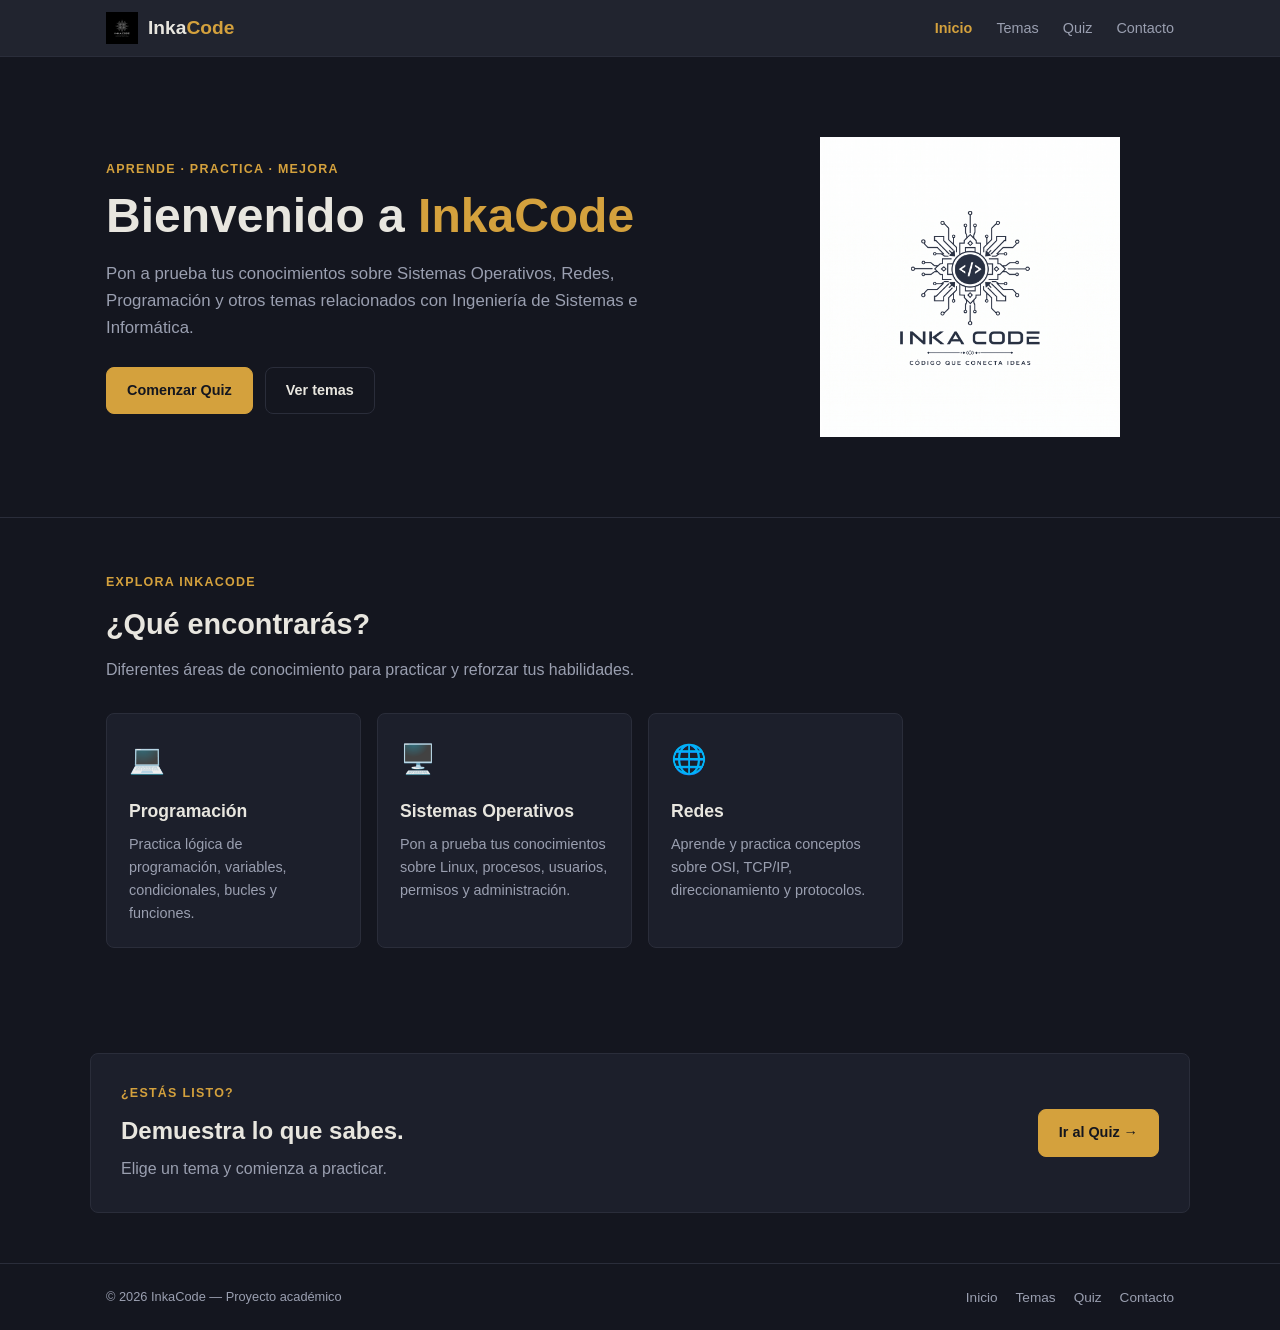
<file: index.html>
<!DOCTYPE html>
<html lang="es">

<head>
    <meta charset="UTF-8">
    <meta name="viewport" content="width=device-width, initial-scale=1.0">

    <title>InkaCode | Quiz de Sistemas</title>

    <meta name="description"
        content="InkaCode es una plataforma de práctica y evaluación sobre temas de Ingeniería de Sistemas e Informática.">

    <link rel="stylesheet" href="styles.css">
</head>

<body>

    <!-- ENCABEZADO -->
    <header class="site-header">

        <div class="container header-content">

            <a class="brand" href="index.html">
                <img src="inkacode.png" alt="Logo de InkaCode">
                <span>Inka<span class="brand-highlight">Code</span></span>
            </a>

            <nav class="main-nav" aria-label="Navegación principal">

                <ul>
                    <li>
                        <a href="index.html" aria-current="page">Inicio</a>
                    </li>

                    <li>
                        <a href="temas.html">Temas</a>
                    </li>

                    <li>
                        <a href="quiz.html">Quiz</a>
                    </li>

                    <li>
                        <a href="contacto.html">Contacto</a>
                    </li>
                </ul>

            </nav>

        </div>

    </header>

    <!-- CONTENIDO PRINCIPAL -->
    <main>

        <!-- HERO -->
        <section class="hero">

            <div class="container hero-content">

                <div class="hero-text">

                    <span class="eyebrow">
                        Aprende · Practica · Mejora
                    </span>

                    <h1>
                        Bienvenido a <span>InkaCode</span>
                    </h1>

                    <p>
                        Pon a prueba tus conocimientos sobre Sistemas Operativos,
                        Redes, Programación y otros temas relacionados con
                        Ingeniería de Sistemas e Informática.
                    </p>

                    <div class="hero-buttons">

                        <a href="quiz.html" class="btn btn-primary">
                            Comenzar Quiz
                        </a>

                        <a href="temas.html" class="btn btn-secondary">
                            Ver temas
                        </a>
                    </div>
                </div>


                <div class="hero-image">

                    <img src="inkacode2.png" alt="Ilustración de InkaCode">

                </div>
            </div>
        </section>


        <!-- ¿QUÉ ENCONTRARÁS? -->
        <section class="section">

            <div class="container">

                <div class="section-heading">

                    <span class="eyebrow">
                        Explora InkaCode
                    </span>

                    <h2>
                        ¿Qué encontrarás?
                    </h2>

                    <p>
                        Diferentes áreas de conocimiento para practicar
                        y reforzar tus habilidades.
                    </p>

                </div>


                <div class="feature-grid">

                    <article class="feature-card">

                        <div class="feature-icon">
                            💻
                        </div>

                        <h3>
                            Programación
                        </h3>

                        <p>
                            Practica lógica de programación, variables,
                            condicionales, bucles y funciones.
                        </p>

                    </article>


                    <article class="feature-card">

                        <div class="feature-icon">
                            🖥️
                        </div>

                        <h3>
                            Sistemas Operativos
                        </h3>

                        <p>
                            Pon a prueba tus conocimientos sobre Linux,
                            procesos, usuarios, permisos y administración.
                        </p>

                    </article>


                    <article class="feature-card">

                        <div class="feature-icon">
                            🌐
                        </div>

                        <h3>
                            Redes
                        </h3>

                        <p>
                            Aprende y practica conceptos sobre OSI,
                            TCP/IP, direccionamiento y protocolos.
                        </p>

                    </article>
                </div>
            </div>
        </section>


        <!-- LLAMADA A LA ACCIÓN -->
        <section class="cta-section">

            <div class="container cta-content">
                <div>

                    <span class="eyebrow">
                        ¿Estás listo?
                    </span>

                    <h2>
                        Demuestra lo que sabes.
                    </h2>

                    <p>
                        Elige un tema y comienza a practicar.
                    </p>

                </div>

                <a href="quiz.html" class="btn btn-primary">
                    Ir al Quiz →
                </a>

            </div>
        </section>
    </main>

    <!-- PIE DE PÁGINA -->
    <footer class="site-footer">

        <div class="container footer-content">

            <span class="footer-brand">
                © 2026 InkaCode — Proyecto académico
            </span>

            <ul class="footer-links">

                <li>
                    <a href="index.html">Inicio</a>
                </li>

                <li>
                    <a href="temas.html">Temas</a>
                </li>

                <li>
                    <a href="quiz.html">Quiz</a>
                </li>

                <li>
                    <a href="contacto.html">Contacto</a>
                </li>

            </ul>

        </div>

    </footer>

</body>

</html>
</file>
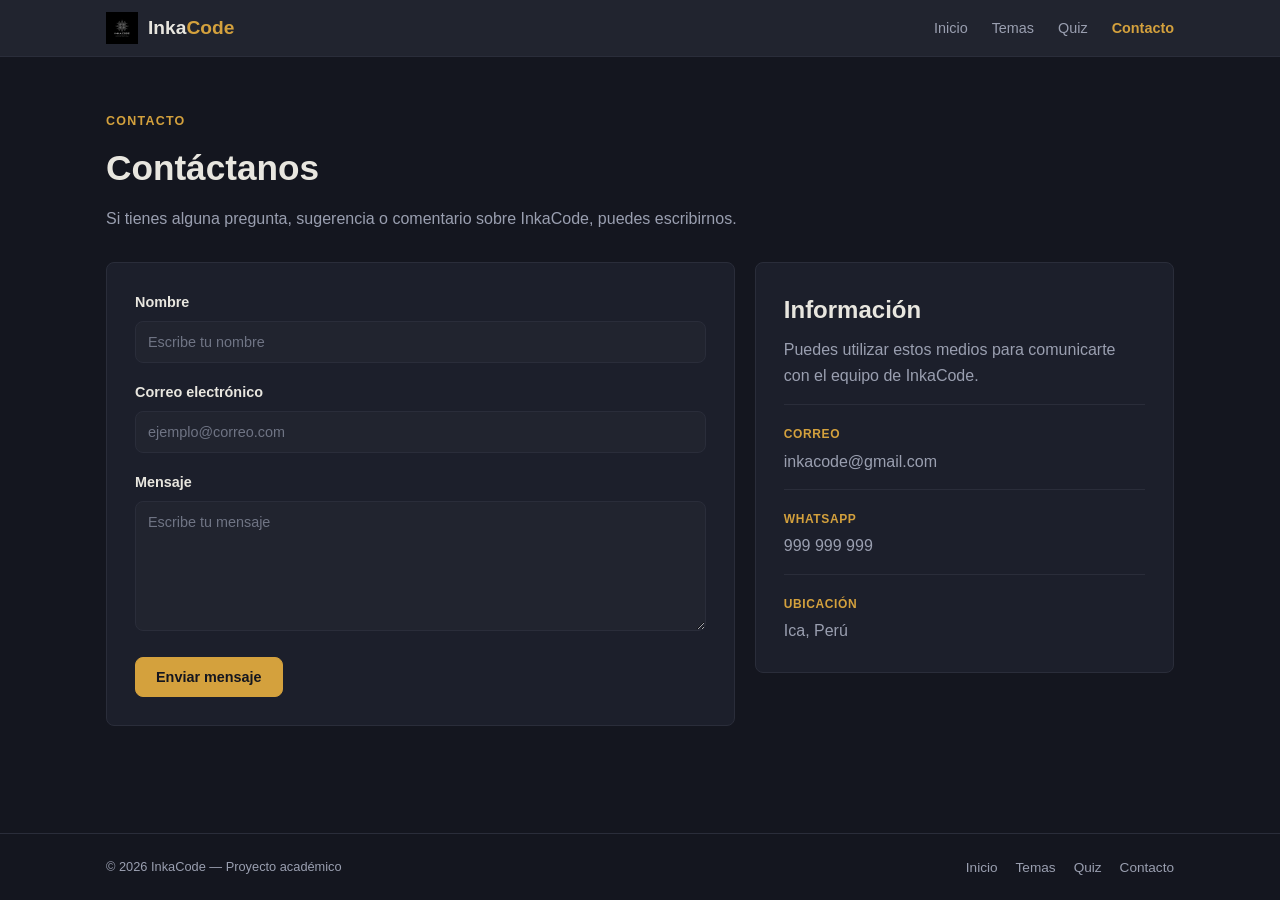
<file: contacto.html>
<!DOCTYPE html>
<html lang="es">

<head>

    <meta charset="UTF-8">

    <meta name="viewport"
        content="width=device-width, initial-scale=1.0">

    <title>Contacto | InkaCode</title>

    <meta name="description"
        content="Contáctate con el equipo de InkaCode.">

    <link rel="stylesheet" href="styles.css">

</head>


<body>


    <!-- ENCABEZADO -->

    <header class="site-header">

        <div class="container header-content">


            <a class="brand" href="index.html">

                <img
                    src="inkacode.png"
                    alt="Logo de InkaCode">

                <span>
                    Inka<span class="brand-highlight">Code</span>
                </span>

            </a>


            <nav
                class="main-nav"
                aria-label="Navegación principal">

                <ul>

                    <li>
                        <a href="index.html">
                            Inicio
                        </a>
                    </li>

                    <li>
                        <a href="temas.html">
                            Temas
                        </a>
                    </li>

                    <li>
                        <a href="quiz.html">
                            Quiz
                        </a>
                    </li>

                    <li>
                        <a
                            href="contacto.html"
                            aria-current="page">
                            Contacto
                        </a>
                    </li>

                </ul>

            </nav>

        </div>

    </header>


    <!-- CONTENIDO -->

    <main>


        <section class="section">


            <div class="container">


                <div class="section-heading">

                    <span class="eyebrow">
                        Contacto
                    </span>

                    <h1>
                        Contáctanos
                    </h1>

                    <p>
                        Si tienes alguna pregunta, sugerencia o
                        comentario sobre InkaCode, puedes escribirnos.
                    </p>

                </div>


                <div class="contact-layout">


                    <!-- FORMULARIO -->

                    <form
                        class="contact-form"
                        action="#"
                        method="post">


                        <div class="form-field">

                            <label for="nombre">
                                Nombre
                            </label>

                            <input
                                type="text"
                                id="nombre"
                                name="nombre"
                                placeholder="Escribe tu nombre"
                                required>

                        </div>


                        <div class="form-field">

                            <label for="correo">
                                Correo electrónico
                            </label>

                            <input
                                type="email"
                                id="correo"
                                name="correo"
                                placeholder="ejemplo@correo.com"
                                required>

                        </div>


                        <div class="form-field">

                            <label for="mensaje">
                                Mensaje
                            </label>

                            <textarea
                                id="mensaje"
                                name="mensaje"
                                placeholder="Escribe tu mensaje"
                                rows="6"
                                required></textarea>

                        </div>


                        <button
                            type="submit"
                            class="btn btn-primary">

                            Enviar mensaje

                        </button>


                    </form>


                    <!-- INFORMACIÓN -->

                    <aside class="contact-info">


                        <h2>
                            Información
                        </h2>


                        <p>
                            Puedes utilizar estos medios para
                            comunicarte con el equipo de InkaCode.
                        </p>


                        <div class="info-item">

                            <span class="tag">
                                Correo
                            </span>

                            <p>
                                inkacode@gmail.com
                            </p>

                        </div>


                        <div class="info-item">

                            <span class="tag">
                                WhatsApp
                            </span>

                            <p>
                                999 999 999
                            </p>

                        </div>


                        <div class="info-item">

                            <span class="tag">
                                Ubicación
                            </span>

                            <p>
                                Ica, Perú
                            </p>

                        </div>


                    </aside>


                </div>

            </div>

        </section>

    </main>


    <!-- PIE DE PÁGINA -->

    <footer class="site-footer">

        <div class="container footer-content">

            <span class="footer-brand">
                © 2026 InkaCode — Proyecto académico
            </span>


            <ul class="footer-links">

                <li>
                    <a href="index.html">
                        Inicio
                    </a>
                </li>

                <li>
                    <a href="temas.html">
                        Temas
                    </a>
                </li>

                <li>
                    <a href="quiz.html">
                        Quiz
                    </a>
                </li>

                <li>
                    <a href="contacto.html">
                        Contacto
                    </a>
                </li>

            </ul>

        </div>

    </footer>


</body>

</html>
</file>
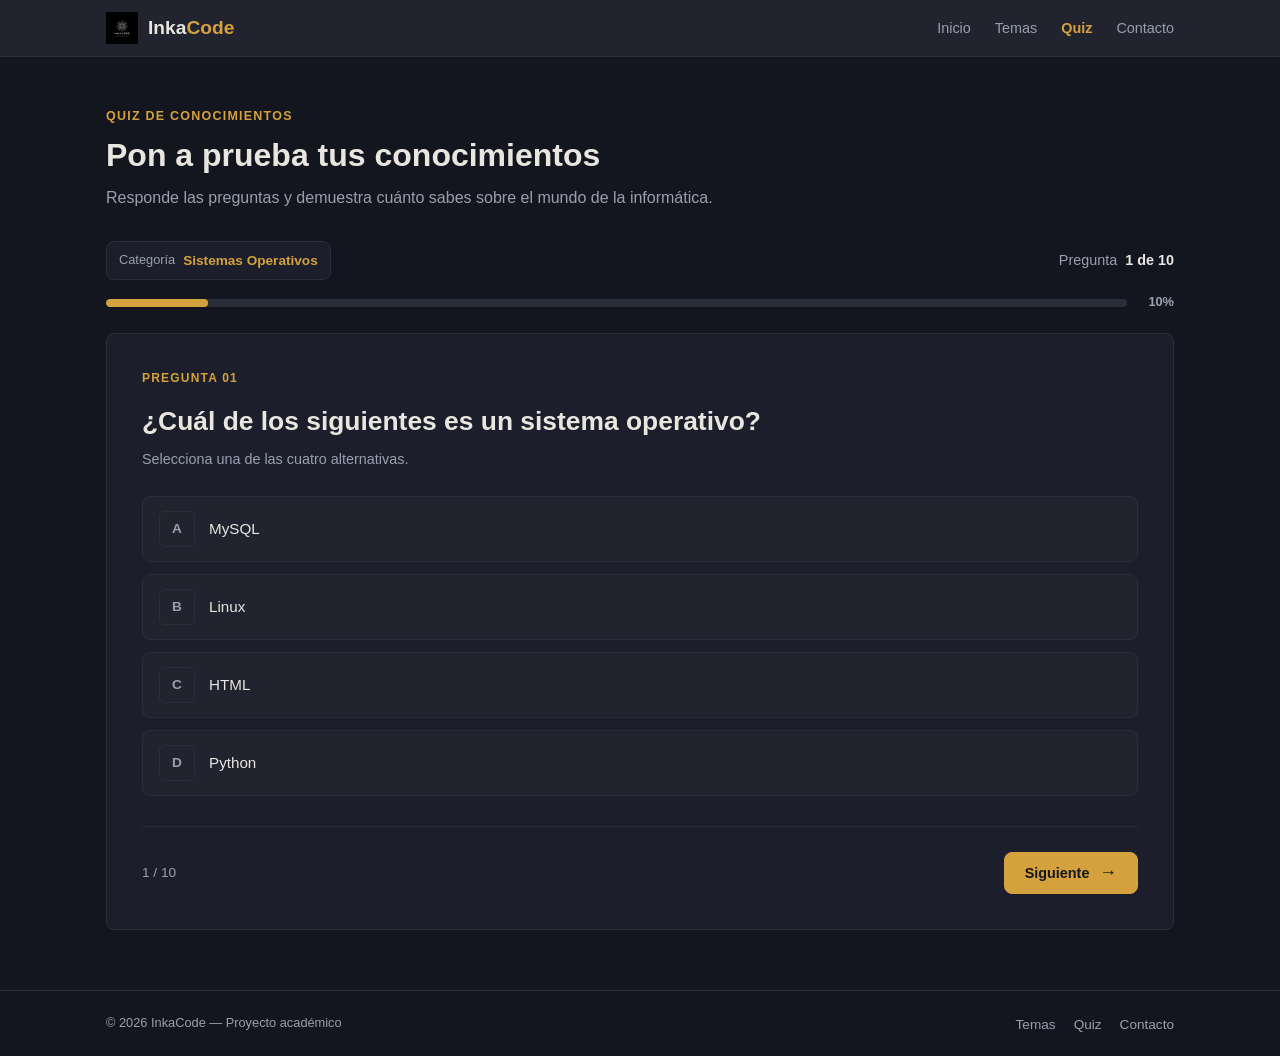
<file: quiz.html>
<!DOCTYPE html>
<html lang="es">

<head>
    <meta charset="UTF-8">
    <meta name="viewport" content="width=device-width, initial-scale=1.0">

    <title>Quiz - InkaCode</title>

    <meta name="description"
        content="Pon a prueba tus conocimientos de Sistemas Operativos, Redes y Programación en InkaCode.">

    <link rel="stylesheet" href="quiz.css">
    <link rel="stylesheet" href="styles.css">
</head>

<body>

    <!-- ENCABEZADO -->
    <header class="site-header">

        <div class="container header-content">

            <!-- Logo -->
            <a class="brand" href="index.html">

                <img src="inkacode.png" alt="Logo de InkaCode">

                <span>Inka<span class="brand-highlight">Code</span></span>

            </a>

            <!-- Navegación -->
            <nav class="main-nav" aria-label="Navegación principal">

                <ul>
                    <li>
                        <a href="index.html">Inicio</a>
                    </li>

                    <li>
                        <a href="temas.html">Temas</a>
                    </li>

                    <li>
                        <a href="quiz.html" aria-current="page">Quiz</a>
                    </li>

                    <li>
                        <a href="contacto.html">Contacto</a>
                    </li>
                </ul>

            </nav>

        </div>

    </header>


    <!-- CONTENIDO PRINCIPAL -->
    <main>

        <section class="quiz-section">

            <div class="container quiz-container">

                <!-- ENCABEZADO DEL QUIZ -->
                <div class="quiz-heading">

                    <div>

                        <span class="eyebrow">
                            Quiz de conocimientos
                        </span>

                        <h1>
                            Pon a prueba tus conocimientos
                        </h1>

                        <p>
                            Responde las preguntas y demuestra cuánto sabes
                            sobre el mundo de la informática.
                        </p>

                    </div>

                </div>


                <!-- INFORMACIÓN DEL QUIZ -->
                <div class="quiz-info">

                    <div class="category">

                        <span class="category-label">
                            Categoría
                        </span>

                        <strong>
                            Sistemas Operativos
                        </strong>

                    </div>

                    <div class="question-counter">

                        <span>
                            Pregunta
                        </span>

                        <strong>
                            1 de 10
                        </strong>

                    </div>

                </div>


                <!-- PROGRESO -->
                <div class="progress-section">

                    <div class="progress-bar">

                        <div class="progress"
                            style="width: 10%;">
                        </div>

                    </div>

                    <span class="progress-number">
                        10%
                    </span>

                </div>


                <!-- TARJETA DE PREGUNTA -->
                <article class="question-card">

                    <span class="question-label">
                        PREGUNTA 01
                    </span>

                    <h2>
                        ¿Cuál de los siguientes es un sistema operativo?
                    </h2>

                    <p class="question-instruction">
                        Selecciona una de las cuatro alternativas.
                    </p>


                    <!-- ALTERNATIVAS -->
                    <div class="answers">

                        <button type="button" class="answer">

                            <span class="answer-letter">
                                A
                            </span>

                            <span class="answer-text">
                                MySQL
                            </span>

                        </button>


                        <button type="button" class="answer">

                            <span class="answer-letter">
                                B
                            </span>

                            <span class="answer-text">
                                Linux
                            </span>

                        </button>


                        <button type="button" class="answer">

                            <span class="answer-letter">
                                C
                            </span>

                            <span class="answer-text">
                                HTML
                            </span>

                        </button>


                        <button type="button" class="answer">

                            <span class="answer-letter">
                                D
                            </span>

                            <span class="answer-text">
                                Python
                            </span>

                        </button>

                    </div>


                    <!-- NAVEGACIÓN -->
                    <div class="quiz-navigation">

                        <span class="question-status">
                            1 / 10
                        </span>

                        <button type="button" class="next-button">
                            Siguiente
                            <span aria-hidden="true">→</span>
                        </button>

                    </div>

                </article>

            </div>

        </section>

    </main>


    <!-- PIE DE PÁGINA -->
    <footer class="site-footer">

        <div class="container footer-content">

            <span class="footer-brand">
                © 2026 InkaCode — Proyecto académico
            </span>

            <ul class="footer-links">

                <li>
                    <a href="temas.html">Temas</a>
                </li>

                <li>
                    <a href="quiz.html">Quiz</a>
                </li>

                <li>
                    <a href="contacto.html">Contacto</a>
                </li>

            </ul>

        </div>

    </footer>

</body>

</html>
</file>
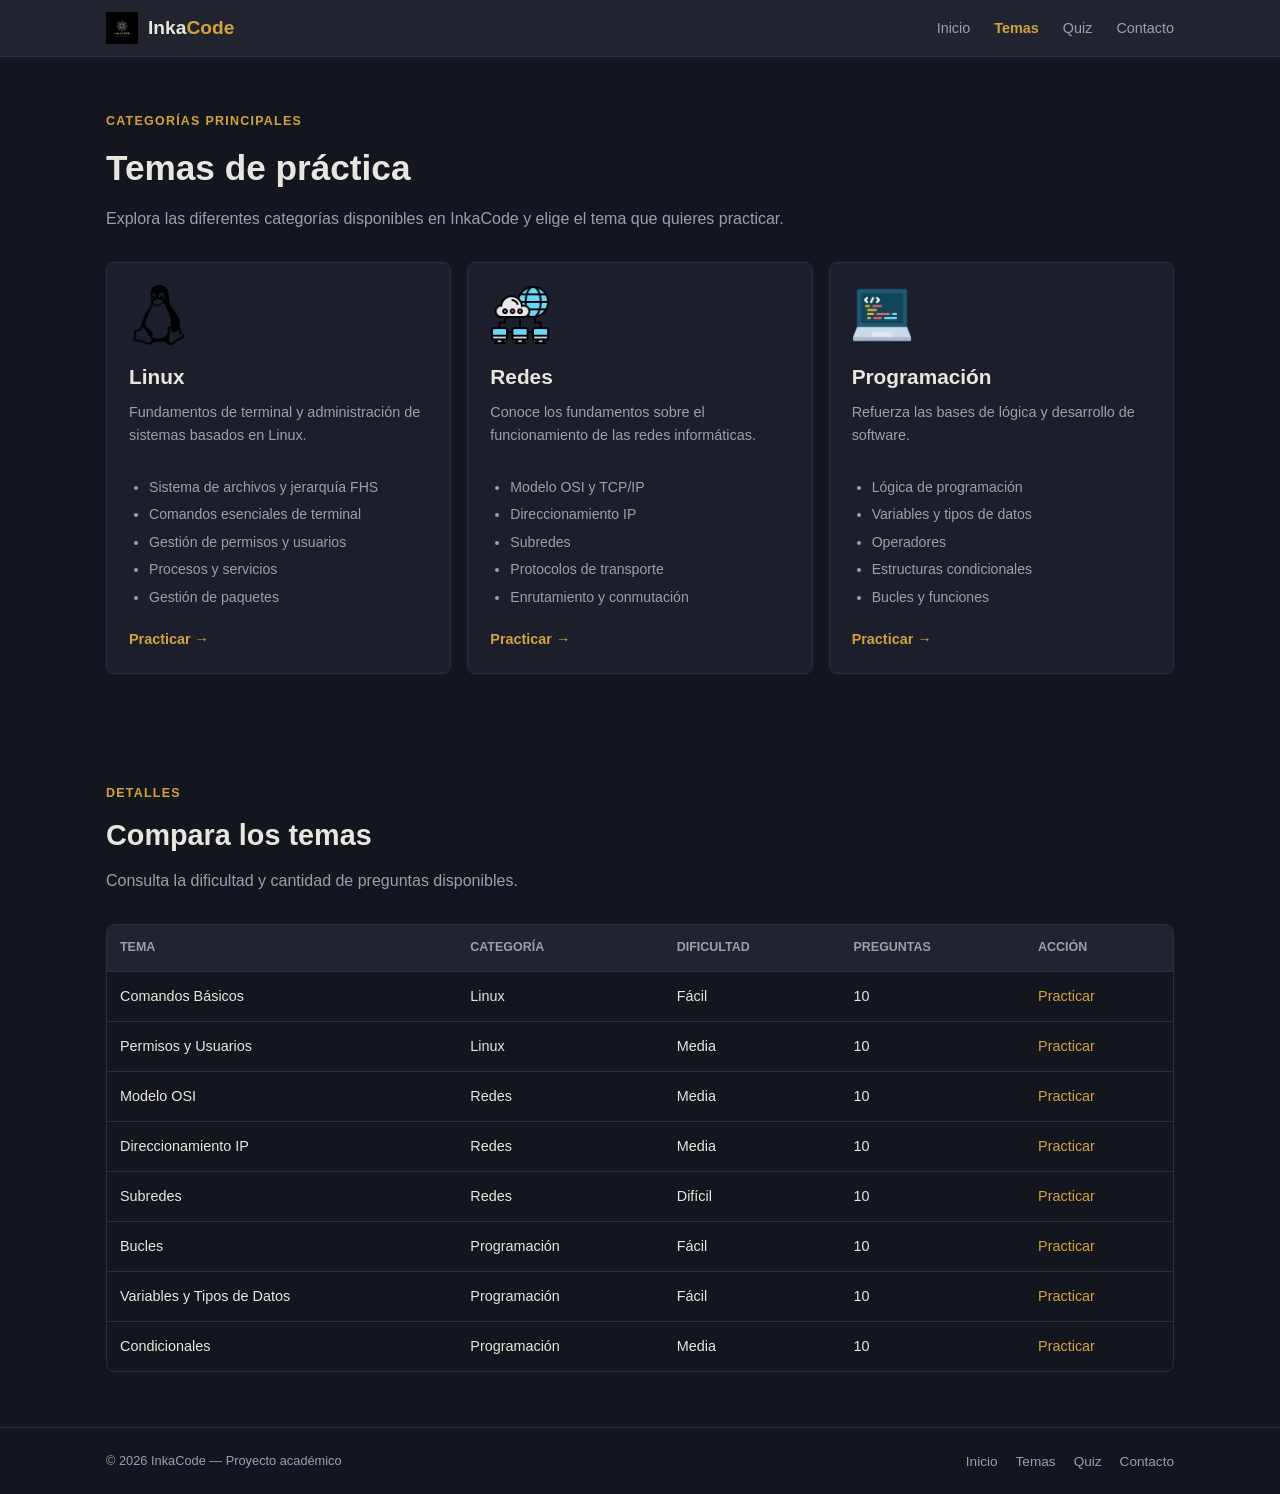
<file: temas.html>
<!DOCTYPE html>
<html lang="es">

<head>
    <meta charset="UTF-8">
    <meta name="viewport" content="width=device-width, initial-scale=1.0">

    <title>Temas | InkaCode</title>

    <meta name="description"
        content="Explora los temas disponibles en InkaCode: Linux, Redes y Programación.">

    <link rel="stylesheet" href="styles.css">
</head>

<body>

    <!-- ENCABEZADO -->
    <header class="site-header">

        <div class="container header-content">

            <a class="brand" href="index.html">

                <img src="inkacode.png" alt="Logo de InkaCode">

                <span>
                    Inka<span class="brand-highlight">Code</span>
                </span>

            </a>


            <nav class="main-nav" aria-label="Navegación principal">

                <ul>

                    <li>
                        <a href="index.html">Inicio</a>
                    </li>

                    <li>
                        <a href="temas.html" aria-current="page">
                            Temas
                        </a>
                    </li>

                    <li>
                        <a href="quiz.html">
                            Quiz
                        </a>
                    </li>

                    <li>
                        <a href="contacto.html">
                            Contacto
                        </a>
                    </li>

                </ul>

            </nav>

        </div>

    </header>


    <!-- CONTENIDO -->
    <main>

        <section class="section">

            <div class="container">

                <div class="section-heading">

                    <span class="eyebrow">
                        Categorías principales
                    </span>

                    <h1>
                        Temas de práctica
                    </h1>

                    <p>
                        Explora las diferentes categorías disponibles en
                        InkaCode y elige el tema que quieres practicar.
                    </p>

                </div>


                <!-- TARJETAS -->
                <div class="card-grid">


                    <!-- LINUX -->
                    <article class="topic-card">

                        <img
                            class="topic-icon"
                            src="linux-platform.png"
                            alt="Icono de Linux">

                        <h2>
                            Linux
                        </h2>

                        <p>
                            Fundamentos de terminal y administración
                            de sistemas basados en Linux.
                        </p>

                        <ul>

                            <li>
                                Sistema de archivos y jerarquía FHS
                            </li>

                            <li>
                                Comandos esenciales de terminal
                            </li>

                            <li>
                                Gestión de permisos y usuarios
                            </li>

                            <li>
                                Procesos y servicios
                            </li>

                            <li>
                                Gestión de paquetes
                            </li>

                        </ul>

                        <a href="quiz.html" class="card-link">
                            Practicar →
                        </a>

                    </article>


                    <!-- REDES -->
                    <article class="topic-card">

                        <img
                            class="topic-icon"
                            src="computer.png"
                            alt="Icono de Redes">

                        <h2>
                            Redes
                        </h2>

                        <p>
                            Conoce los fundamentos sobre el funcionamiento
                            de las redes informáticas.
                        </p>

                        <ul>

                            <li>
                                Modelo OSI y TCP/IP
                            </li>

                            <li>
                                Direccionamiento IP
                            </li>

                            <li>
                                Subredes
                            </li>

                            <li>
                                Protocolos de transporte
                            </li>

                            <li>
                                Enrutamiento y conmutación
                            </li>

                        </ul>

                        <a href="quiz.html" class="card-link">
                            Practicar →
                        </a>

                    </article>


                    <!-- PROGRAMACIÓN -->
                    <article class="topic-card">

                        <img
                            class="topic-icon"
                            src="programming.png"
                            alt="Icono de Programación">

                        <h2>
                            Programación
                        </h2>

                        <p>
                            Refuerza las bases de lógica y desarrollo
                            de software.
                        </p>

                        <ul>

                            <li>
                                Lógica de programación
                            </li>

                            <li>
                                Variables y tipos de datos
                            </li>

                            <li>
                                Operadores
                            </li>

                            <li>
                                Estructuras condicionales
                            </li>

                            <li>
                                Bucles y funciones
                            </li>

                        </ul>

                        <a href="quiz.html" class="card-link">
                            Practicar →
                        </a>

                    </article>

                </div>

            </div>

        </section>


        <!-- TABLA -->
        <section class="section">

            <div class="container">

                <div class="section-heading">

                    <span class="eyebrow">
                        Detalles
                    </span>

                    <h2>
                        Compara los temas
                    </h2>

                    <p>
                        Consulta la dificultad y cantidad de preguntas
                        disponibles.
                    </p>

                </div>


                <div class="table-wrapper">

                    <table>

                        <thead>

                            <tr>

                                <th>Tema</th>
                                <th>Categoría</th>
                                <th>Dificultad</th>
                                <th>Preguntas</th>
                                <th>Acción</th>

                            </tr>

                        </thead>


                        <tbody>

                            <tr>
                                <td>Comandos Básicos</td>
                                <td>Linux</td>
                                <td>Fácil</td>
                                <td>10</td>
                                <td>
                                    <a href="quiz.html">Practicar</a>
                                </td>
                            </tr>

                            <tr>
                                <td>Permisos y Usuarios</td>
                                <td>Linux</td>
                                <td>Media</td>
                                <td>10</td>
                                <td>
                                    <a href="quiz.html">Practicar</a>
                                </td>
                            </tr>

                            <tr>
                                <td>Modelo OSI</td>
                                <td>Redes</td>
                                <td>Media</td>
                                <td>10</td>
                                <td>
                                    <a href="quiz.html">Practicar</a>
                                </td>
                            </tr>

                            <tr>
                                <td>Direccionamiento IP</td>
                                <td>Redes</td>
                                <td>Media</td>
                                <td>10</td>
                                <td>
                                    <a href="quiz.html">Practicar</a>
                                </td>
                            </tr>

                            <tr>
                                <td>Subredes</td>
                                <td>Redes</td>
                                <td>Difícil</td>
                                <td>10</td>
                                <td>
                                    <a href="quiz.html">Practicar</a>
                                </td>
                            </tr>

                            <tr>
                                <td>Bucles</td>
                                <td>Programación</td>
                                <td>Fácil</td>
                                <td>10</td>
                                <td>
                                    <a href="quiz.html">Practicar</a>
                                </td>
                            </tr>

                            <tr>
                                <td>Variables y Tipos de Datos</td>
                                <td>Programación</td>
                                <td>Fácil</td>
                                <td>10</td>
                                <td>
                                    <a href="quiz.html">Practicar</a>
                                </td>
                            </tr>

                            <tr>
                                <td>Condicionales</td>
                                <td>Programación</td>
                                <td>Media</td>
                                <td>10</td>
                                <td>
                                    <a href="quiz.html">Practicar</a>
                                </td>
                            </tr>

                        </tbody>

                    </table>

                </div>

            </div>

        </section>

    </main>


    <!-- PIE DE PÁGINA -->
    <footer class="site-footer">

        <div class="container footer-content">

            <span class="footer-brand">
                © 2026 InkaCode — Proyecto académico
            </span>

            <ul class="footer-links">

                <li>
                    <a href="index.html">Inicio</a>
                </li>

                <li>
                    <a href="temas.html">Temas</a>
                </li>

                <li>
                    <a href="quiz.html">Quiz</a>
                </li>

                <li>
                    <a href="contacto.html">Contacto</a>
                </li>

            </ul>

        </div>

    </footer>

</body>

</html>
</file>
<file: styles.css>
/* =========================================
   INKACODE
   ESTILOS GENERALES
========================================= */


/* =========================================
   VARIABLES
========================================= */

:root {

    --bg: #14161f;

    --bg-card: #1c1f2b;

    --bg-elevated: #21242f;

    --border: #2a2d3a;

    --text: #e8e6df;

    --text-muted: #9a9fb0;

    --accent: #d4a13d;

    --accent-hover: #e6b458;

    --radius: 8px;

    --spacing: 16px;

    --max-width: 1100px;

}


/* =========================================
   RESET
========================================= */

* {

    box-sizing: border-box;

}


html {

    scroll-behavior: smooth;

}


body {

    margin: 0;

    background-color: var(--bg);

    color: var(--text);

    font-family: 'Segoe UI', Arial, sans-serif;

    line-height: 1.6;

    min-height: 100vh;

    display: flex;

    flex-direction: column;

}


h1,
h2,
h3,
p {

    margin-top: 0;

}


h1,
h2,
h3 {

    color: var(--text);

}


p {

    color: var(--text-muted);

}


a {

    color: var(--accent);

    text-decoration: none;

    transition: color 0.2s ease;

}


a:hover {

    color: var(--accent-hover);

}


ul {

    padding-left: 20px;

}


/* =========================================
   CONTENEDOR
========================================= */

.container {

    width: 100%;

    max-width: var(--max-width);

    margin: 0 auto;

    padding: 0 var(--spacing);

}


/* =========================================
   ENCABEZADO
========================================= */

.site-header {

    background-color: var(--bg-elevated);

    border-bottom: 1px solid var(--border);

    padding: 12px 0;

}


.header-content {

    display: flex;

    align-items: center;

    justify-content: space-between;

    gap: 25px;

}


/* =========================================
   LOGO
========================================= */

.brand {

    display: flex;

    align-items: center;

    gap: 10px;

    color: var(--text);

    font-size: 1.2rem;

    font-weight: bold;

}


.brand img {

    width: 32px;

    height: 32px;

    object-fit: contain;

}


.brand-highlight {

    color: var(--accent);

}


/* =========================================
   NAVEGACIÓN
========================================= */

.main-nav ul {

    display: flex;

    align-items: center;

    gap: 24px;

    list-style: none;

    margin: 0;

    padding: 0;

}


.main-nav a {

    color: var(--text-muted);

    font-size: 0.9rem;

}


.main-nav a:hover {

    color: var(--accent-hover);

}


.main-nav a[aria-current="page"] {

    color: var(--accent);

    font-weight: 600;

}


/* =========================================
   SECCIONES
========================================= */

.section {

    padding: 55px 0;

}


.section-heading {

    max-width: 700px;

    margin-bottom: 30px;

}


.section-heading h1 {

    font-size: 2.2rem;

    margin-bottom: 10px;

}


.section-heading h2 {

    font-size: 1.8rem;

    margin-bottom: 10px;

}


.section-heading p {

    margin-bottom: 0;

}


/* =========================================
   EYEBROW
========================================= */

.eyebrow {

    display: block;

    color: var(--accent);

    font-size: 0.78rem;

    font-weight: 600;

    letter-spacing: 0.1em;

    text-transform: uppercase;

    margin-bottom: 8px;

}


/* =========================================
   BOTONES
========================================= */

.btn {

    display: inline-flex;

    align-items: center;

    justify-content: center;

    padding: 11px 20px;

    border-radius: var(--radius);

    font-size: 0.9rem;

    font-weight: 600;

    cursor: pointer;

    transition:
        background-color 0.2s ease,
        border-color 0.2s ease,
        transform 0.2s ease;

}


.btn:hover {

    transform: translateY(-1px);

}


.btn-primary {

    background-color: var(--accent);

    border: 1px solid var(--accent);

    color: #14161f;

}


.btn-primary:hover {

    background-color: var(--accent-hover);

    border-color: var(--accent-hover);

    color: #14161f;

}


.btn-secondary {

    background-color: transparent;

    border: 1px solid var(--border);

    color: var(--text);

}


.btn-secondary:hover {

    border-color: var(--accent);

    color: var(--accent);

}


/* =========================================
   HERO
========================================= */

.hero {

    padding: 80px 0;

    border-bottom: 1px solid var(--border);

}


.hero-content {

    display: grid;

    grid-template-columns: 1.2fr 0.8fr;

    align-items: center;

    gap: 50px;

}


.hero-text h1 {

    font-size: 3rem;

    line-height: 1.15;

    margin-bottom: 18px;

}


.hero-text h1 span {

    color: var(--accent);

}


.hero-text p {

    max-width: 650px;

    font-size: 1.05rem;

    margin-bottom: 25px;

}


.hero-buttons {

    display: flex;

    gap: 12px;

    flex-wrap: wrap;

}


.hero-image {

    display: flex;

    justify-content: center;

}


.hero-image img {

    width: 100%;

    max-width: 380px;

    max-height: 300px;

    object-fit: contain;

}


/* =========================================
   TARJETAS DE CARACTERÍSTICAS
========================================= */

.feature-grid {

    display: grid;

    grid-template-columns: repeat(4, 1fr);

    gap: var(--spacing);

}


.feature-card {

    background-color: var(--bg-card);

    border: 1px solid var(--border);

    border-radius: var(--radius);

    padding: 22px;

    transition:
        border-color 0.2s ease,
        transform 0.2s ease;

}


.feature-card:hover {

    border-color: var(--accent);

    transform: translateY(-3px);

}


.feature-icon {

    font-size: 1.8rem;

    margin-bottom: 15px;

}


.feature-card h3 {

    font-size: 1.1rem;

    margin-bottom: 8px;

}


.feature-card p {

    font-size: 0.9rem;

    margin-bottom: 0;

}


/* =========================================
   TARJETAS DE TEMAS
========================================= */

.card-grid {

    display: grid;

    grid-template-columns: repeat(3, 1fr);

    gap: var(--spacing);

}


.topic-card {

    display: flex;

    flex-direction: column;

    background-color: var(--bg-card);

    border: 1px solid var(--border);

    border-radius: var(--radius);

    padding: 22px;

    transition:
        border-color 0.2s ease,
        transform 0.2s ease;

}


.topic-card:hover {

    border-color: var(--accent);

    transform: translateY(-3px);

}


.topic-icon {

    width: 60px;

    height: 60px;

    object-fit: contain;

    margin-bottom: 15px;

}


.topic-card h2 {

    font-size: 1.3rem;

    margin-bottom: 8px;

}


.topic-card p {

    font-size: 0.9rem;

}


.topic-card ul {

    color: var(--text-muted);

    font-size: 0.88rem;

    margin-bottom: 15px;

}


.topic-card li {

    margin-bottom: 5px;

}


.card-link {

    margin-top: auto;

    font-size: 0.9rem;

    font-weight: 600;

}


/* =========================================
   TABLA
========================================= */

.table-wrapper {

    overflow-x: auto;

    border: 1px solid var(--border);

    border-radius: var(--radius);

}


table {

    width: 100%;

    border-collapse: collapse;

}


thead {

    background-color: var(--bg-elevated);

}


th,
td {

    text-align: left;

    padding: 13px;

    border-bottom: 1px solid var(--border);

}


th {

    color: var(--text-muted);

    font-size: 0.78rem;

    text-transform: uppercase;

}


td {

    color: var(--text);

    font-size: 0.9rem;

}


tbody tr:hover {

    background-color: var(--bg-card);

}


tbody tr:last-child td {

    border-bottom: none;

}


/* =========================================
   CONTACTO
========================================= */

.contact-layout {

    display: grid;

    grid-template-columns: 1.2fr 0.8fr;

    gap: 20px;

    align-items: start;

}


.contact-form,
.contact-info {

    background-color: var(--bg-card);

    border: 1px solid var(--border);

    border-radius: var(--radius);

    padding: 28px;

}


.form-field {

    margin-bottom: 18px;

}


.form-field label {

    display: block;

    color: var(--text);

    font-size: 0.9rem;

    font-weight: 600;

    margin-bottom: 7px;

}


.form-field input,
.form-field textarea {

    width: 100%;

    padding: 12px;

    background-color: var(--bg-elevated);

    border: 1px solid var(--border);

    border-radius: var(--radius);

    color: var(--text);

    font-family: inherit;

    font-size: 0.9rem;

    outline: none;

    transition: border-color 0.2s ease;

}


.form-field input:focus,
.form-field textarea:focus {

    border-color: var(--accent);

}


.form-field textarea {

    resize: vertical;

    min-height: 130px;

}


.form-field input::placeholder,
.form-field textarea::placeholder {

    color: #6f7484;

}


.contact-info h2 {

    margin-bottom: 8px;

}


.info-item {

    border-top: 1px solid var(--border);

    padding-top: 15px;

    margin-top: 15px;

}


.tag {

    display: inline-block;

    color: var(--accent);

    font-size: 0.75rem;

    font-weight: 700;

    text-transform: uppercase;

    letter-spacing: 0.05em;

    margin-bottom: 4px;

}


.info-item p {

    margin-bottom: 0;

}


/* =========================================
   CTA
========================================= */

.cta-section {

    padding: 50px 0;

}


.cta-content {

    display: flex;

    align-items: center;

    justify-content: space-between;

    gap: 30px;

    background-color: var(--bg-card);

    border: 1px solid var(--border);

    border-radius: var(--radius);

    padding: 30px;

}


.cta-content h2 {

    margin-bottom: 6px;

}


.cta-content p {

    margin-bottom: 0;

}


/* =========================================
   FOOTER
========================================= */

.site-footer {

    border-top: 1px solid var(--border);

    padding: 20px 0;

    margin-top: auto;

}


.footer-content {

    display: flex;

    align-items: center;

    justify-content: space-between;

    gap: 20px;

}


.footer-brand {

    color: var(--text-muted);

    font-size: 0.8rem;

}


.footer-links {

    display: flex;

    align-items: center;

    gap: 18px;

    list-style: none;

    margin: 0;

    padding: 0;

}


.footer-links a {

    color: var(--text-muted);

    font-size: 0.85rem;

}


.footer-links a:hover {

    color: var(--accent);

}


/* =========================================
   RESPONSIVE
========================================= */

@media (max-width: 900px) {

    .feature-grid {

        grid-template-columns: repeat(2, 1fr);

    }


    .hero-content {

        grid-template-columns: 1fr;

        text-align: center;

    }


    .hero-text p {

        margin-left: auto;

        margin-right: auto;

    }


    .hero-buttons {

        justify-content: center;

    }


    .hero-image {

        order: -1;

    }


    .contact-layout {

        grid-template-columns: 1fr;

    }

}


@media (max-width: 800px) {

    .header-content {

        flex-direction: column;

        gap: 12px;

    }


    .main-nav ul {

        flex-wrap: wrap;

        justify-content: center;

        gap: 16px;

    }


    .card-grid {

        grid-template-columns: 1fr;

    }

}


@media (max-width: 600px) {

    .section {

        padding: 40px 0;

    }


    .hero {

        padding: 50px 0;

    }


    .hero-text h1 {

        font-size: 2.2rem;

    }


    .feature-grid {

        grid-template-columns: 1fr;

    }


    .cta-content {

        flex-direction: column;

        align-items: flex-start;

    }


    .footer-content {

        flex-direction: column;

        text-align: center;

    }


    .footer-links {

        justify-content: center;

        flex-wrap: wrap;

    }

}
</file>
<file: quiz.css>
/* =========================================
   VARIABLES DEL TEMA INKACODE
   Basadas en temas.css
========================================= */

:root {

    --bg: #14161f;
    --bg-card: #1c1f2b;
    --bg-elevated: #21242f;
    --border: #2a2d3a;

    --text: #e8e6df;
    --text-muted: #9a9fb0;

    --accent: #d4a13d;
    --accent-hover: #e6b458;

    --radius: 8px;

    --max-width: 1100px;

}


/* =========================================
   RESET
========================================= */

* {
    box-sizing: border-box;
}


html {
    scroll-behavior: smooth;
}


body {

    margin: 0;

    background-color: var(--bg);

    color: var(--text);

    font-family: 'Segoe UI', Arial, sans-serif;

    line-height: 1.6;

    min-height: 100vh;

    display: flex;

    flex-direction: column;

}


h1,
h2,
h3,
p {
    margin-top: 0;
}


a {
    text-decoration: none;
}


/* =========================================
   CONTENEDOR
========================================= */

.container {

    width: 100%;

    max-width: var(--max-width);

    margin: 0 auto;

    padding: 0 16px;

}


/* =========================================
   ENCABEZADO
========================================= */

.site-header {

    background-color: var(--bg-elevated);

    border-bottom: 1px solid var(--border);

    padding: 12px 0;

}


.header-content {

    display: flex;

    align-items: center;

    justify-content: space-between;

    gap: 30px;

}


/* =========================================
   LOGO
========================================= */

.brand {

    display: flex;

    align-items: center;

    gap: 10px;

    color: var(--text);

    font-size: 1.2rem;

    font-weight: bold;

}


.brand img {

    width: 32px;

    height: 32px;

    object-fit: contain;

}


.brand-highlight {

    color: var(--accent);

}


/* =========================================
   NAVEGACIÓN
========================================= */

.main-nav ul {

    display: flex;

    align-items: center;

    gap: 24px;

    list-style: none;

    margin: 0;

    padding: 0;

}


.main-nav a {

    color: var(--text-muted);

    font-size: 0.95rem;

    transition: color 0.2s ease;

}


.main-nav a:hover {

    color: var(--accent-hover);

}


.main-nav a[aria-current="page"] {

    color: var(--accent);

    font-weight: 600;

}


/* =========================================
   SECCIÓN DEL QUIZ
========================================= */

.quiz-section {

    padding: 50px 0 60px;

    flex: 1;

}


.quiz-container {

    max-width: 850px;

}


/* =========================================
   ENCABEZADO DEL QUIZ
========================================= */

.quiz-heading {

    margin-bottom: 30px;

}


.eyebrow {

    display: block;

    color: var(--accent);

    font-size: 0.8rem;

    font-weight: 600;

    letter-spacing: 0.1em;

    text-transform: uppercase;

    margin-bottom: 8px;

}


.quiz-heading h1 {

    color: var(--text);

    font-size: 2rem;

    line-height: 1.25;

    margin-bottom: 10px;

}


.quiz-heading p {

    color: var(--text-muted);

    margin-bottom: 0;

    max-width: 650px;

}


/* =========================================
   INFORMACIÓN
========================================= */

.quiz-info {

    display: flex;

    align-items: center;

    justify-content: space-between;

    gap: 20px;

    margin-bottom: 12px;

}


.category,
.question-counter {

    display: flex;

    align-items: center;

    gap: 8px;

}


.category {

    background-color: var(--bg-card);

    border: 1px solid var(--border);

    border-radius: var(--radius);

    padding: 8px 12px;

}


.category-label {

    color: var(--text-muted);

    font-size: 0.8rem;

}


.category strong {

    color: var(--accent);

    font-size: 0.85rem;

}


.question-counter {

    color: var(--text-muted);

    font-size: 0.9rem;

}


.question-counter strong {

    color: var(--text);

}


/* =========================================
   BARRA DE PROGRESO
========================================= */

.progress-section {

    display: flex;

    align-items: center;

    gap: 12px;

    margin-bottom: 20px;

}


.progress-bar {

    width: 100%;

    height: 8px;

    background-color: var(--border);

    border-radius: 20px;

    overflow: hidden;

}


.progress {

    height: 100%;

    background-color: var(--accent);

    border-radius: 20px;

    transition: width 0.3s ease;

}


.progress-number {

    color: var(--text-muted);

    font-size: 0.8rem;

    font-weight: 600;

    min-width: 35px;

    text-align: right;

}


/* =========================================
   TARJETA DE PREGUNTA
========================================= */

.question-card {

    background-color: var(--bg-card);

    border: 1px solid var(--border);

    border-radius: var(--radius);

    padding: 35px;

}


.question-label {

    display: block;

    color: var(--accent);

    font-size: 0.75rem;

    font-weight: 700;

    letter-spacing: 0.1em;

    margin-bottom: 15px;

}


.question-card h2 {

    color: var(--text);

    font-size: 1.65rem;

    line-height: 1.4;

    margin-bottom: 8px;

}


.question-instruction {

    color: var(--text-muted);

    font-size: 0.9rem;

    margin-bottom: 25px;

}


/* =========================================
   ALTERNATIVAS
========================================= */

.answers {

    display: flex;

    flex-direction: column;

    gap: 12px;

}


.answer {

    width: 100%;

    display: flex;

    align-items: center;

    gap: 14px;

    padding: 14px 16px;

    background-color: var(--bg-elevated);

    color: var(--text);

    border: 1px solid var(--border);

    border-radius: var(--radius);

    text-align: left;

    cursor: pointer;

    font-family: inherit;

    transition:
        border-color 0.2s ease,
        background-color 0.2s ease,
        transform 0.2s ease;

}


.answer:hover {

    border-color: var(--accent);

    background-color: #272a35;

    transform: translateY(-1px);

}


/* =========================================
   LETRA DE LA ALTERNATIVA
========================================= */

.answer-letter {

    width: 36px;

    height: 36px;

    flex-shrink: 0;

    display: flex;

    align-items: center;

    justify-content: center;

    border: 1px solid var(--border);

    border-radius: 6px;

    color: var(--text-muted);

    font-size: 0.85rem;

    font-weight: 700;

    transition:
        background-color 0.2s ease,
        border-color 0.2s ease,
        color 0.2s ease;

}


.answer:hover .answer-letter {

    border-color: var(--accent);

    color: var(--accent);

}


.answer-text {

    color: var(--text);

    font-size: 0.95rem;

}


/* =========================================
   NAVEGACIÓN DEL QUIZ
========================================= */

.quiz-navigation {

    display: flex;

    align-items: center;

    justify-content: space-between;

    gap: 20px;

    margin-top: 30px;

    padding-top: 25px;

    border-top: 1px solid var(--border);

}


.question-status {

    color: var(--text-muted);

    font-size: 0.85rem;

}


/* =========================================
   BOTÓN SIGUIENTE
========================================= */

.next-button {

    display: flex;

    align-items: center;

    justify-content: center;

    gap: 10px;

    padding: 11px 20px;

    border: 1px solid var(--accent);

    border-radius: var(--radius);

    background-color: var(--accent);

    color: #14161f;

    font-family: inherit;

    font-size: 0.9rem;

    font-weight: 700;

    cursor: pointer;

    transition:
        background-color 0.2s ease,
        border-color 0.2s ease,
        transform 0.2s ease;

}


.next-button:hover {

    background-color: var(--accent-hover);

    border-color: var(--accent-hover);

    transform: translateY(-1px);

}


.next-button span {

    font-size: 1.1rem;

    line-height: 1;

}


/* =========================================
   PIE DE PÁGINA
========================================= */

.site-footer {

    border-top: 1px solid var(--border);

    padding: 20px 0;

}


.footer-content {

    display: flex;

    align-items: center;

    justify-content: space-between;

    gap: 20px;

}


.footer-brand {

    color: var(--text-muted);

    font-size: 0.8rem;

}


.footer-links {

    display: flex;

    align-items: center;

    gap: 16px;

    list-style: none;

    margin: 0;

    padding: 0;

}


.footer-links a {

    color: var(--text-muted);

    font-size: 0.85rem;

    transition: color 0.2s ease;

}


.footer-links a:hover {

    color: var(--accent);

}


/* =========================================
   RESPONSIVE
========================================= */

@media (max-width: 800px) {

    .header-content {

        flex-direction: column;

        gap: 12px;

    }


    .main-nav ul {

        flex-wrap: wrap;

        justify-content: center;

        gap: 16px;

    }


    .quiz-section {

        padding-top: 35px;

    }


    .quiz-heading h1 {

        font-size: 1.7rem;

    }

}


@media (max-width: 600px) {

    .quiz-info {

        align-items: flex-start;

        flex-direction: column;

    }


    .question-card {

        padding: 25px 20px;

    }


    .question-card h2 {

        font-size: 1.35rem;

    }


    .answer {

        padding: 12px;

    }


    .answer-text {

        font-size: 0.9rem;

    }


    .quiz-navigation {

        align-items: stretch;

        flex-direction: column;

    }


    .next-button {

        width: 100%;

    }


    .footer-content {

        flex-direction: column;

        text-align: center;

    }

}
</file>
